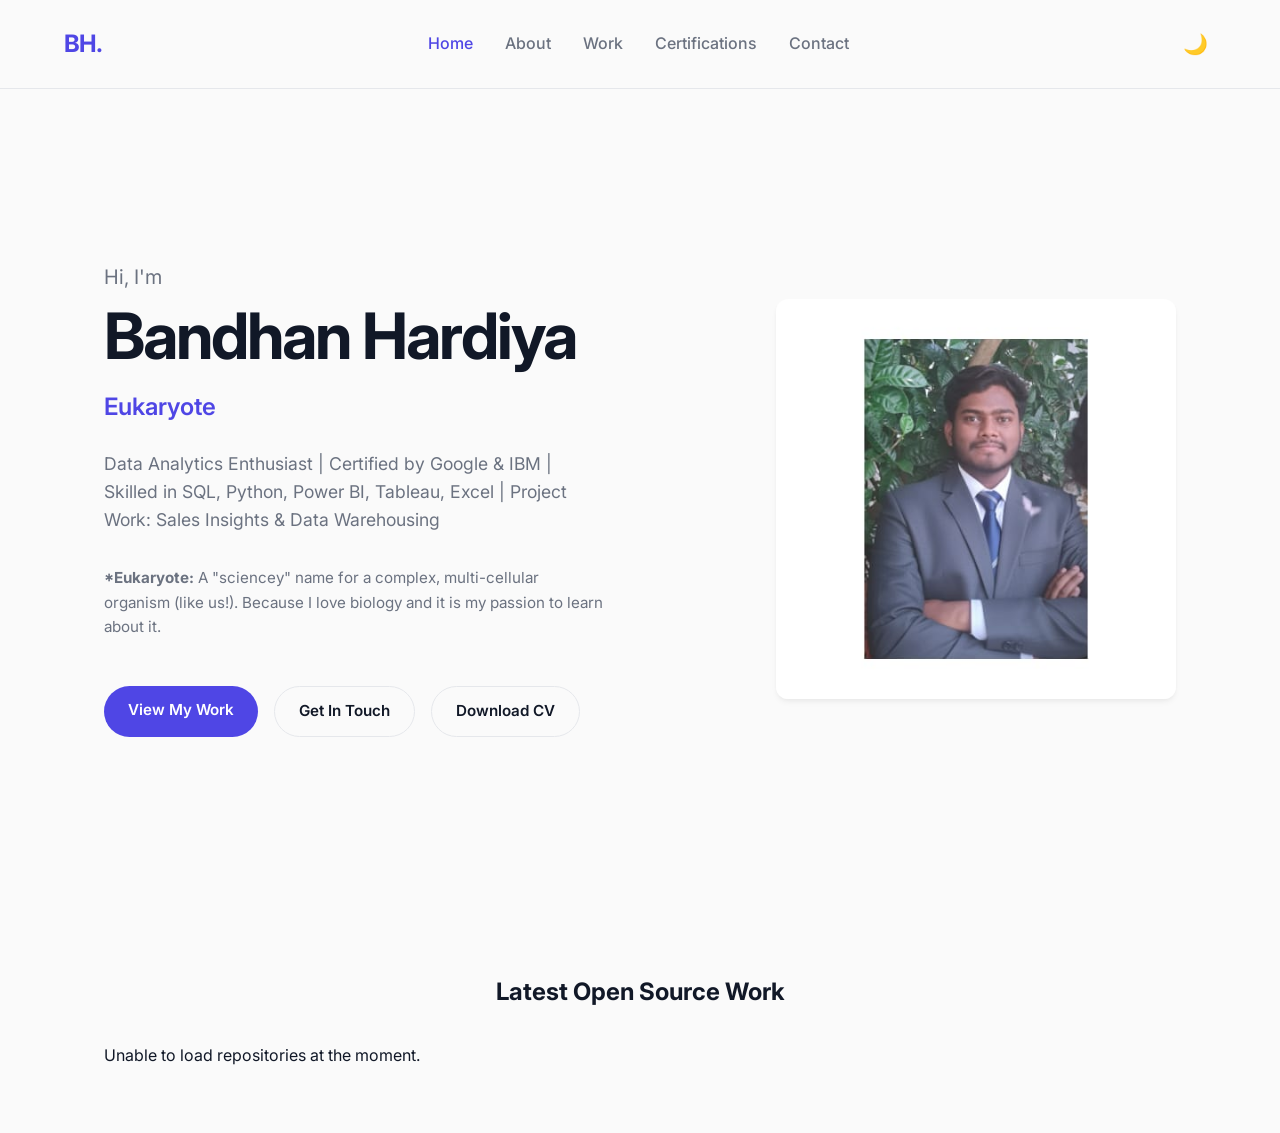
<file: index.html>
<!DOCTYPE html>
<html lang="en">

<head>
    <meta charset="UTF-8">
    <meta name="viewport" content="width=device-width, initial-scale=1.0">
    <title>Bandhan Hardiya - Portfolio</title>
    <meta name="description" content="Portfolio of Bandhan Hardiya, an aspiring Data Analyst and Software Developer.">
    <link rel="stylesheet" href="style.css">
    <link href="https://fonts.googleapis.com/css2?family=Inter:wght@300;400;600;700&display=swap" rel="stylesheet">
</head>

<body>
    <nav class="navbar">
        <div class="logo">BH.</div>
        <ul class="nav-links">
            <li><a href="index.html" class="active">Home</a></li>
            <li><a href="about.html">About</a></li>
            <li><a href="work.html">Work</a></li>
            <li><a href="certifications.html">Certifications</a></li>
            <li><a href="contact.html">Contact</a></li>
        </ul>
        <div class="nav-right">
            <button class="theme-toggle" id="theme-toggle" aria-label="Toggle dark mode">🌙</button>
            <div class="burger" id="burger">
                <div class="line1"></div>
                <div class="line2"></div>
                <div class="line3"></div>
            </div>
        </div>
    </nav>
    <main class="hero-section">
        <div class="hero-content">
            <p class="greeting">Hi, I'm</p>
            <h1>Bandhan Hardiya</h1>
            <p class="role"><span id="typed-role">Software Developer</span><span class="typed-cursor"></span></p>
            <p class="bio">Data Analytics Enthusiast | Certified by Google & IBM | Skilled in SQL, Python, Power BI,
                Tableau, Excel | Project Work: Sales Insights & Data Warehousing</p>
            <p class="bio fact-box" id="fact-container">
                <strong>*Eukaryote:</strong> A "sciencey" name for a complex, multi-cellular organism (like us!). Because I love biology and it is my passion to learn about it.
            </p>
            <div class="cta-buttons">
                <a href="work.html" class="btn primary-btn">View My Work</a>
                <a href="contact.html" class="btn secondary-btn">Get In Touch</a>
                <a href="assets/resume.pdf" class="btn secondary-btn" download>Download CV</a>
            </div>
        </div>
        <div class="hero-image">
            <img src="assets/profile1.jpeg" alt="Bandhan Hardiya Avatar">
        </div>
    </main>

    <!-- GitHub Section -->
    <section class="github-section fade-in">
        <h2>Latest Open Source Work</h2>
        <div class="repo-grid" id="github-repos">
            <!-- Repos will be injected here by script.js -->
        </div>
    </section>
    <script src="script.js"></script>
</body>

</html>
</file>
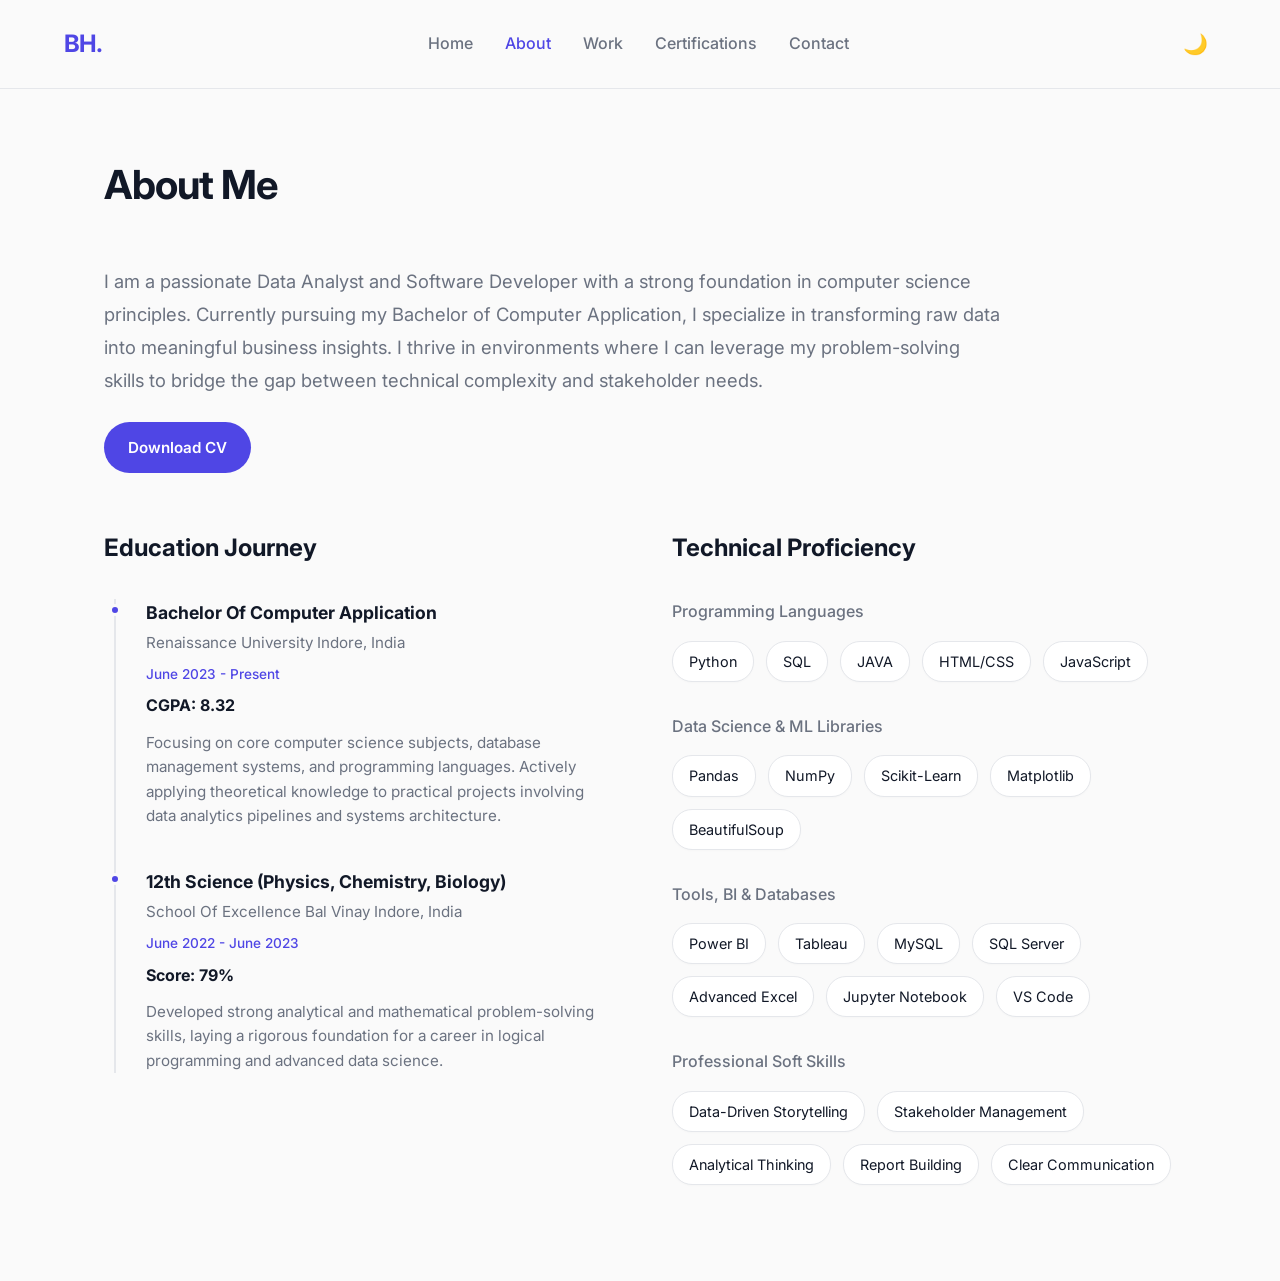
<file: about.html>
<!DOCTYPE html>
<html lang="en">

<head>
    <meta charset="UTF-8">
    <meta name="viewport" content="width=device-width, initial-scale=1.0">
    <title>About - Bandhan Hardiya</title>
    <meta name="description" content="About Bandhan Hardiya, education and skills.">
    <link rel="stylesheet" href="style.css">
    <link href="https://fonts.googleapis.com/css2?family=Inter:wght@300;400;600;700&display=swap" rel="stylesheet">
</head>

<body>
    <nav class="navbar">
        <div class="logo">BH.</div>
        <ul class="nav-links">
            <li><a href="index.html">Home</a></li>
            <li><a href="about.html" class="active">About</a></li>
            <li><a href="work.html">Work</a></li>
            <li><a href="certifications.html">Certifications</a></li>
            <li><a href="contact.html">Contact</a></li>
        </ul>
        <div class="nav-right">
            <button class="theme-toggle" id="theme-toggle" aria-label="Toggle dark mode">🌙</button>
            <div class="burger" id="burger">
                <div class="line1"></div>
                <div class="line2"></div>
                <div class="line3"></div>
            </div>
        </div>
    </nav>
    <main class="page-container fade-in">
        <h1 class="page-title">About Me</h1>
        <div class="about-intro">
            <p>I am a passionate Data Analyst and Software Developer with a strong foundation in computer science
                principles. Currently pursuing my Bachelor of Computer Application, I specialize in transforming raw
                data into meaningful business insights. I thrive in environments where I can leverage my problem-solving
                skills to bridge the gap between technical complexity and stakeholder needs.</p>
            <a href="assets/resume.pdf" class="btn primary-btn" download style="margin-top: 1.5rem;">Download CV</a>
        </div>

        <div class="about-grid">
            <section class="education-section">
                <h2>Education Journey</h2>
                <div class="timeline">
                    <div class="timeline-item">
                        <div class="timeline-dot"></div>
                        <div class="timeline-content">
                            <h3>Bachelor Of Computer Application</h3>
                            <h4>Renaissance University Indore, India</h4>
                            <p class="date">June 2023 - Present</p>
                            <p><strong>CGPA: 8.32</strong></p>
                            <p class="edu-desc">Focusing on core computer science subjects, database management systems,
                                and programming languages. Actively applying theoretical knowledge to practical projects
                                involving data analytics pipelines and systems architecture.</p>
                        </div>
                    </div>
                    <div class="timeline-item">
                        <div class="timeline-dot"></div>
                        <div class="timeline-content">
                            <h3>12th Science (Physics, Chemistry, Biology)</h3>
                            <h4>School Of Excellence Bal Vinay Indore, India</h4>
                            <p class="date">June 2022 - June 2023</p>
                            <p><strong>Score: 79%</strong></p>
                            <p class="edu-desc">Developed strong analytical and mathematical problem-solving skills,
                                laying a rigorous foundation for a career in logical programming and advanced data
                                science.</p>
                        </div>
                    </div>
                </div>
            </section>

            <section class="skills-section">
                <h2>Technical Proficiency</h2>
                <div class="skills-group">
                    <h3>Programming Languages</h3>
                    <div class="skills-tags">
                        <span>Python</span><span>SQL</span><span>JAVA</span><span>HTML/CSS</span><span>JavaScript</span>
                    </div>
                </div>
                <div class="skills-group">
                    <h3>Data Science & ML Libraries</h3>
                    <div class="skills-tags">
                        <span>Pandas</span><span>NumPy</span><span>Scikit-Learn</span><span>Matplotlib</span><span>BeautifulSoup</span>
                    </div>
                </div>
                <div class="skills-group">
                    <h3>Tools, BI & Databases</h3>
                    <div class="skills-tags">
                        <span>Power BI</span><span>Tableau</span><span>MySQL</span><span>SQL Server</span><span>Advanced
                            Excel</span>
                        <span>Jupyter Notebook</span><span>VS Code</span>
                    </div>
                </div>
                <div class="skills-group">
                    <h3>Professional Soft Skills</h3>
                    <div class="skills-tags">
                        <span>Data-Driven Storytelling</span><span>Stakeholder Management</span>
                        <span>Analytical Thinking</span><span>Report Building</span><span>Clear Communication</span>
                    </div>
                </div>
            </section>
        </div>
    </main>
    <script src="script.js"></script>
</body>

</html>
</file>
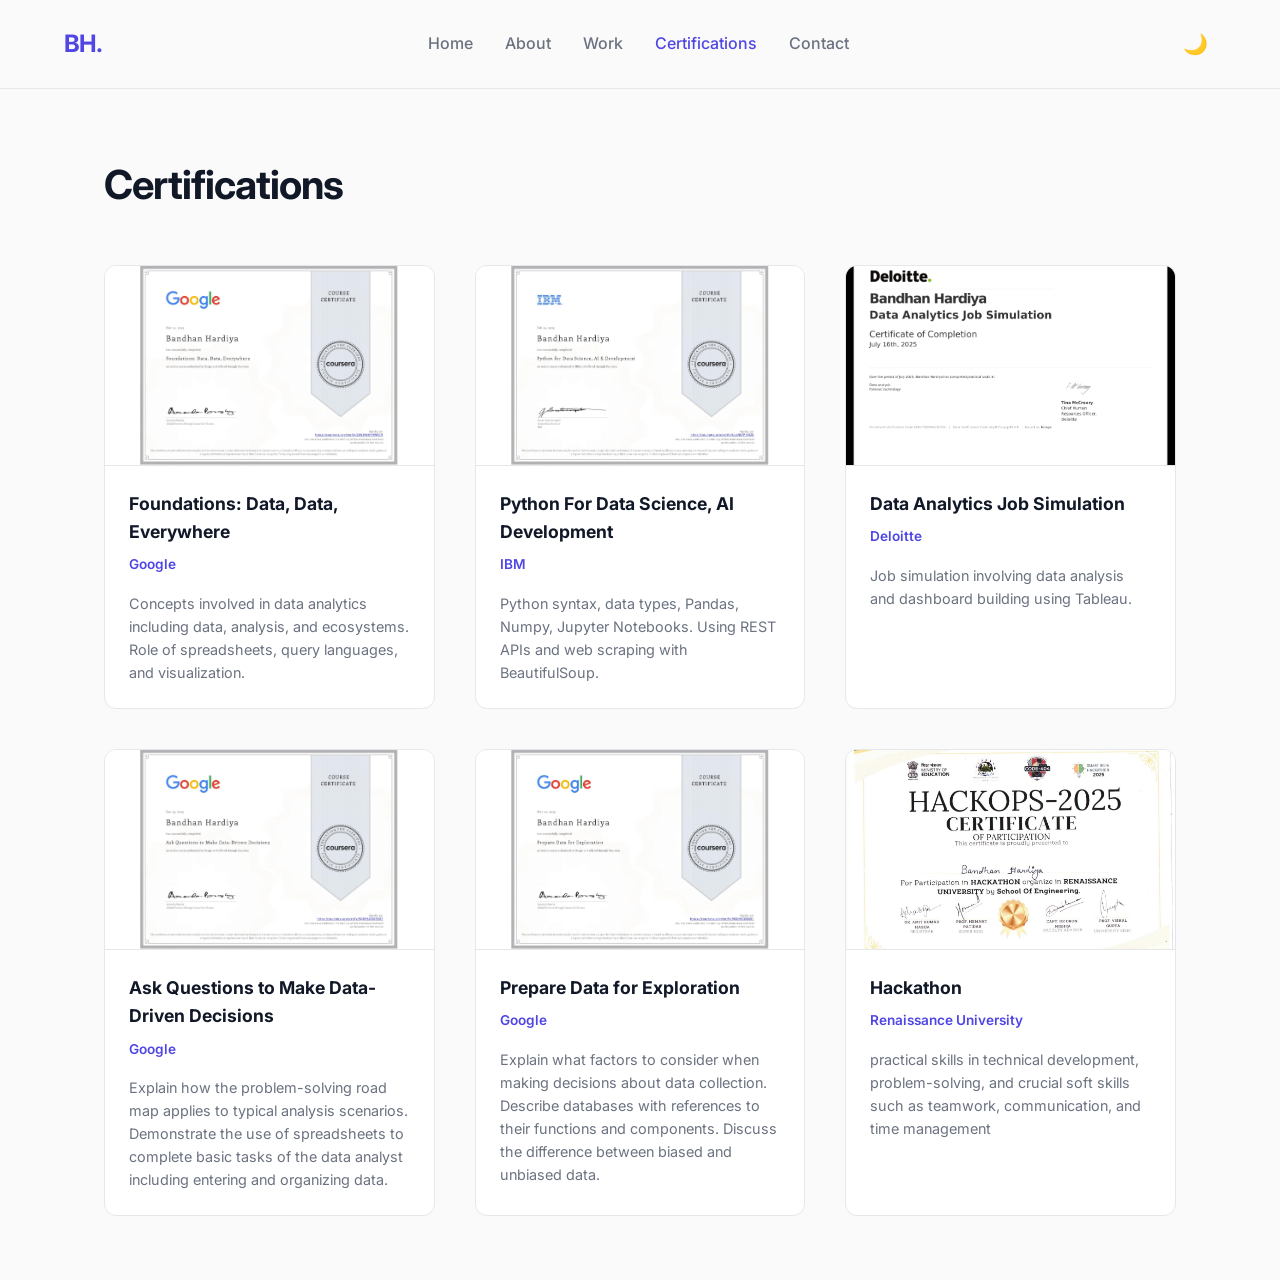
<file: certifications.html>
<!DOCTYPE html>
<html lang="en">

<head>
    <meta charset="UTF-8">
    <meta name="viewport" content="width=device-width, initial-scale=1.0">
    <title>Certifications - Bandhan Hardiya</title>
    <meta name="description" content="Certifications earned by Bandhan Hardiya.">
    <link rel="stylesheet" href="style.css">
    <link href="https://fonts.googleapis.com/css2?family=Inter:wght@300;400;500;600;700&display=swap" rel="stylesheet">
</head>

<body>
    <nav class="navbar">
        <div class="logo">BH.</div>
        <ul class="nav-links">
            <li><a href="index.html">Home</a></li>
            <li><a href="about.html">About</a></li>
            <li><a href="work.html">Work</a></li>
            <li><a href="certifications.html" class="active">Certifications</a></li>
            <li><a href="contact.html">Contact</a></li>
        </ul>
        <div class="nav-right">
            <button class="theme-toggle" id="theme-toggle" aria-label="Toggle dark mode">🌙</button>
            <div class="burger" id="burger">
                <div class="line1"></div>
                <div class="line2"></div>
                <div class="line3"></div>
            </div>
        </div>
    </nav>
    <main class="page-container fade-in">
        <h1 class="page-title">Certifications</h1>

        <div class="certs-grid">
            <a href="https://coursera.org/verify/ZWLHWMFHWECH" target="_blank" class="cert-card">
                <div class="cert-img-placeholder" style="padding: 0; background: none;">
                    <img src="assets/CERTIFICATE_Foundation_data_data_everywhere.jpeg"
                        alt="Google Data Analytics Certificate" style="width: 100%; height: 100%; object-fit: cover;">
                </div>
                <div class="cert-info">
                    <h3>Foundations: Data, Data, Everywhere</h3>
                    <p class="issuer">Google</p>
                    <p class="cert-desc">Concepts involved in data analytics including data, analysis, and ecosystems.
                        Role of spreadsheets, query languages, and visualization.</p>
                </div>
            </a>

            <a href="https://www.coursera.org/account/accomplishments/verify/UL4N67P1QJZ6" target="_blank"
                class="cert-card">
                <div class="cert-img-placeholder" style="padding: 0; background: none;">
                    <img src="assets/CERTIFICATE_Python_for_data_science_AI_&_Development.jpeg"
                        alt="IBM Python For Data Science Certificate"
                        style="width: 100%; height: 100%; object-fit: cover;">
                </div>
                <div class="cert-info">
                    <h3>Python For Data Science, AI Development</h3>
                    <p class="issuer">IBM</p>
                    <p class="cert-desc">Python syntax, data types, Pandas, Numpy, Jupyter Notebooks. Using REST APIs
                        and web scraping with BeautifulSoup.</p>
                </div>
            </a>

            <a href="https://forage-uploads-prod.s3.amazonaws.com/completion-certificates/9PBTqmSxAf6zZTseP/io9DzWKe3PTsiS6GG_9PBTqmSxAf6zZTseP_aSgRtfrsoyqaFSt2K_1752639749196_completion_certificate.pdf"
                target="_blank" class="cert-card">
                <div class="cert-img-placeholder" style="padding: 0; background: none;">
                    <img src="assets/CERTIFICATE_Data_analytic_job_simulation.jpg"
                        alt="Deloitte Data Analytics Certificate" style="width: 100%; height: 100%; object-fit: cover;">
                </div>
                <div class="cert-info">
                    <h3>Data Analytics Job Simulation</h3>
                    <p class="issuer">Deloitte</p>
                    <p class="cert-desc">Job simulation involving data analysis and dashboard building using Tableau.
                    </p>
                </div>
            </a>

            <a href="https://www.coursera.org/account/accomplishments/verify/5QDPAQBQ9XD7?utm_source=link&utm_medium=certificate&utm_content=cert_image&utm_campaign=sharing_cta&utm_product=course"
                target="_blank" class="cert-card">
                <div class="cert-img-placeholder" style="padding: 0; background: none;">
                    <img src="assets/CERTIFICATE_Ask_questions_to_make_data_driven_decision.jpeg"
                        alt="Ask Questions to Make Data-Driven Decisions"
                        style="width: 100%; height: 100%; object-fit: cover;">
                </div>
                <div class="cert-info">
                    <h3>Ask Questions to Make Data-Driven Decisions</h3>
                    <p class="issuer">Google</p>
                    <p class="cert-desc">Explain how the problem-solving road map applies to typical analysis scenarios.
                        Demonstrate the use of spreadsheets to complete basic tasks of the data analyst including
                        entering and organizing data.
                    </p>
                </div>
            </a>

            <a href="https://www.coursera.org/account/accomplishments/verify/RJSNHO3SK661" target="_blank"
                class="cert-card">
                <div class="cert-img-placeholder" style="padding: 0; background: none;">
                    <img src="assets/CERTIFICATE_Prepare_data_for_exploration.jpeg" alt="Prepare Data for Exploration"
                        style="width: 100%; height: 100%; object-fit: cover;">
                </div>
                <div class="cert-info">
                    <h3>Prepare Data for Exploration</h3>
                    <p class="issuer">Google</p>
                    <p class="cert-desc">Explain what factors to consider when making decisions about data collection.
                        Describe databases with references to their functions and components. Discuss the difference
                        between biased and unbiased data.
                    </p>
                </div>
            </a>

            <a href="https://drive.google.com/file/d/1qBx0xSsDcywkGIWffVm3efvAkfwRJe7Y/view?usp=drive_link"
                target="_blank" class="cert-card">
                <div class="cert-img-placeholder" style="padding: 0; background: none;">
                    <img src="assets/CERTIFICATE_Hackops.jfif" alt="Hackops"
                        style="width: 100%; height: 100%; object-fit: cover;">
                </div>
                <div class="cert-info">
                    <h3>Hackathon</h3>
                    <p class="issuer">Renaissance University</p>
                    <p class="cert-desc"> practical skills in technical development, problem-solving, and crucial soft
                        skills such as teamwork, communication, and time management
                    </p>
                </div>
            </a>
        </div>
    </main>
    <script src="script.js"></script>
</body>

</html>
</file>
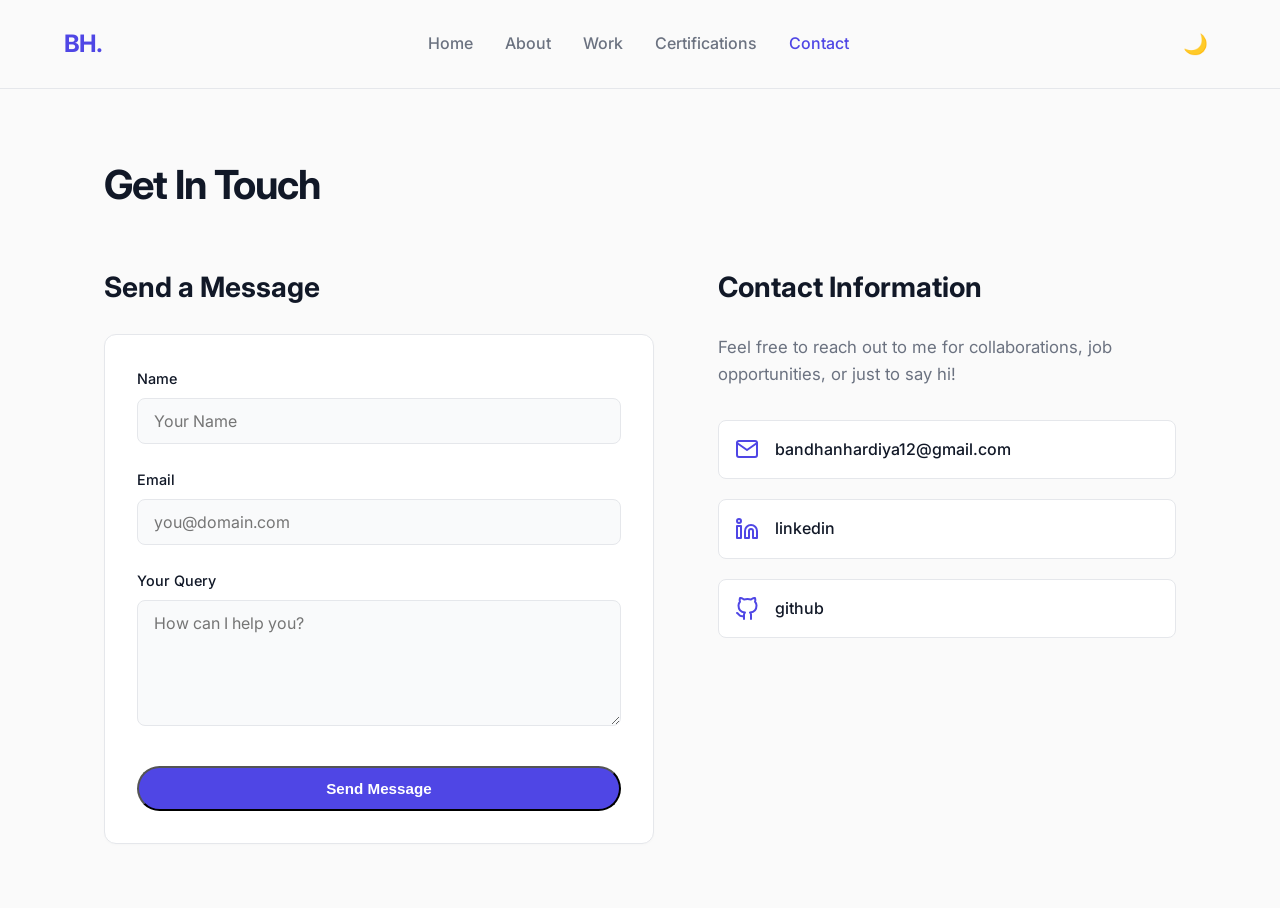
<file: contact.html>
<!DOCTYPE html>
<html lang="en">

<head>
    <meta charset="UTF-8">
    <meta name="viewport" content="width=device-width, initial-scale=1.0">
    <title>Contact - Bandhan Hardiya</title>
    <meta name="description" content="Contact Bandhan Hardiya.">
    <link rel="stylesheet" href="style.css">
    <link href="https://fonts.googleapis.com/css2?family=Inter:wght@300;400;500;600;700&display=swap" rel="stylesheet">
</head>

<body>
    <nav class="navbar">
        <div class="logo">BH.</div>
        <ul class="nav-links">
            <li><a href="index.html">Home</a></li>
            <li><a href="about.html">About</a></li>
            <li><a href="work.html">Work</a></li>
            <li><a href="certifications.html">Certifications</a></li>
            <li><a href="contact.html" class="active">Contact</a></li>
        </ul>
        <div class="nav-right">
            <button class="theme-toggle" id="theme-toggle" aria-label="Toggle dark mode">🌙</button>
            <div class="burger" id="burger">
                <div class="line1"></div>
                <div class="line2"></div>
                <div class="line3"></div>
            </div>
        </div>
    </nav>
    <main class="page-container fade-in">
        <h1 class="page-title">Get In Touch</h1>

        <div class="contact-split">
            <div class="contact-form-container">
                <h2>Send a Message</h2>
                <form action="https://formsubmit.co/bandhanhardiya12@gmail.com" method="POST" class="contact-form">
                    <input type="hidden" name="_subject" value="New submission from Portfolio Website">
                    <input type="hidden" name="_captcha" value="false">
                    <div class="form-group">
                        <label for="name">Name</label>
                        <input type="text" id="name" name="name" placeholder="Your Name" required>
                    </div>
                    <div class="form-group">
                        <label for="email">Email</label>
                        <input type="email" id="email" name="email" placeholder="you@domain.com" required>
                    </div>
                    <div class="form-group">
                        <label for="message">Your Query</label>
                        <textarea id="message" name="message" rows="5" placeholder="How can I help you?"
                            required></textarea>
                    </div>
                    <button type="submit" class="btn primary-btn submit-btn">Send Message</button>
                </form>
            </div>

            <div class="contact-info-container">
                <h2>Contact Information</h2>
                <p class="contact-desc">Feel free to reach out to me for collaborations, job opportunities, or just to
                    say hi!</p>
                <div class="contact-links">
                    <a href="mailto:bandhanhardiya12@gmail.com" class="icon-link">
                        <svg viewBox="0 0 24 24" width="24" height="24" stroke="currentColor" stroke-width="2"
                            fill="none" stroke-linecap="round" stroke-linejoin="round">
                            <path d="M4 4h16c1.1 0 2 .9 2 2v12c0 1.1-.9 2-2 2H4c-1.1 0-2-.9-2-2V6c0-1.1.9-2 2-2z">
                            </path>
                            <polyline points="22,6 12,13 2,6"></polyline>
                        </svg>
                        <span>bandhanhardiya12@gmail.com</span>
                    </a>
                    <a href="https://www.linkedin.com/in/bandhan-hardiya-681686295/" target="_blank" class="icon-link">
                        <svg viewBox="0 0 24 24" width="24" height="24" stroke="currentColor" stroke-width="2"
                            fill="none" stroke-linecap="round" stroke-linejoin="round">
                            <path d="M16 8a6 6 0 0 1 6 6v7h-4v-7a2 2 0 0 0-2-2 2 2 0 0 0-2 2v7h-4v-7a6 6 0 0 1 6-6z">
                            </path>
                            <rect x="2" y="9" width="4" height="12"></rect>
                            <circle cx="4" cy="4" r="2"></circle>
                        </svg>
                        <span>linkedin</span>
                    </a>
                    <a href="https://github.com/BandhanHardiya" target="_blank" class="icon-link">
                        <svg viewBox="0 0 24 24" width="24" height="24" stroke="currentColor" stroke-width="2"
                            fill="none" stroke-linecap="round" stroke-linejoin="round">
                            <path
                                d="M9 19c-5 1.5-5-2.5-7-3m14 6v-3.87a3.37 3.37 0 0 0-.94-2.61c3.14-.35 6.44-1.54 6.44-7A5.44 5.44 0 0 0 20 4.77 5.07 5.07 0 0 0 19.91 1S18.73.65 16 2.48a13.38 13.38 0 0 0-7 0C6.27.65 5.09 1 5.09 1A5.07 5.07 0 0 0 5 4.77a5.44 5.44 0 0 0-1.5 3.78c0 5.42 3.3 6.61 6.44 7A3.37 3.37 0 0 0 9 18.13V22">
                            </path>
                        </svg>
                        <span>github</span>
                    </a>
                </div>
            </div>
        </div>
    </main>
    <script src="script.js"></script>
</body>

</html>
</file>
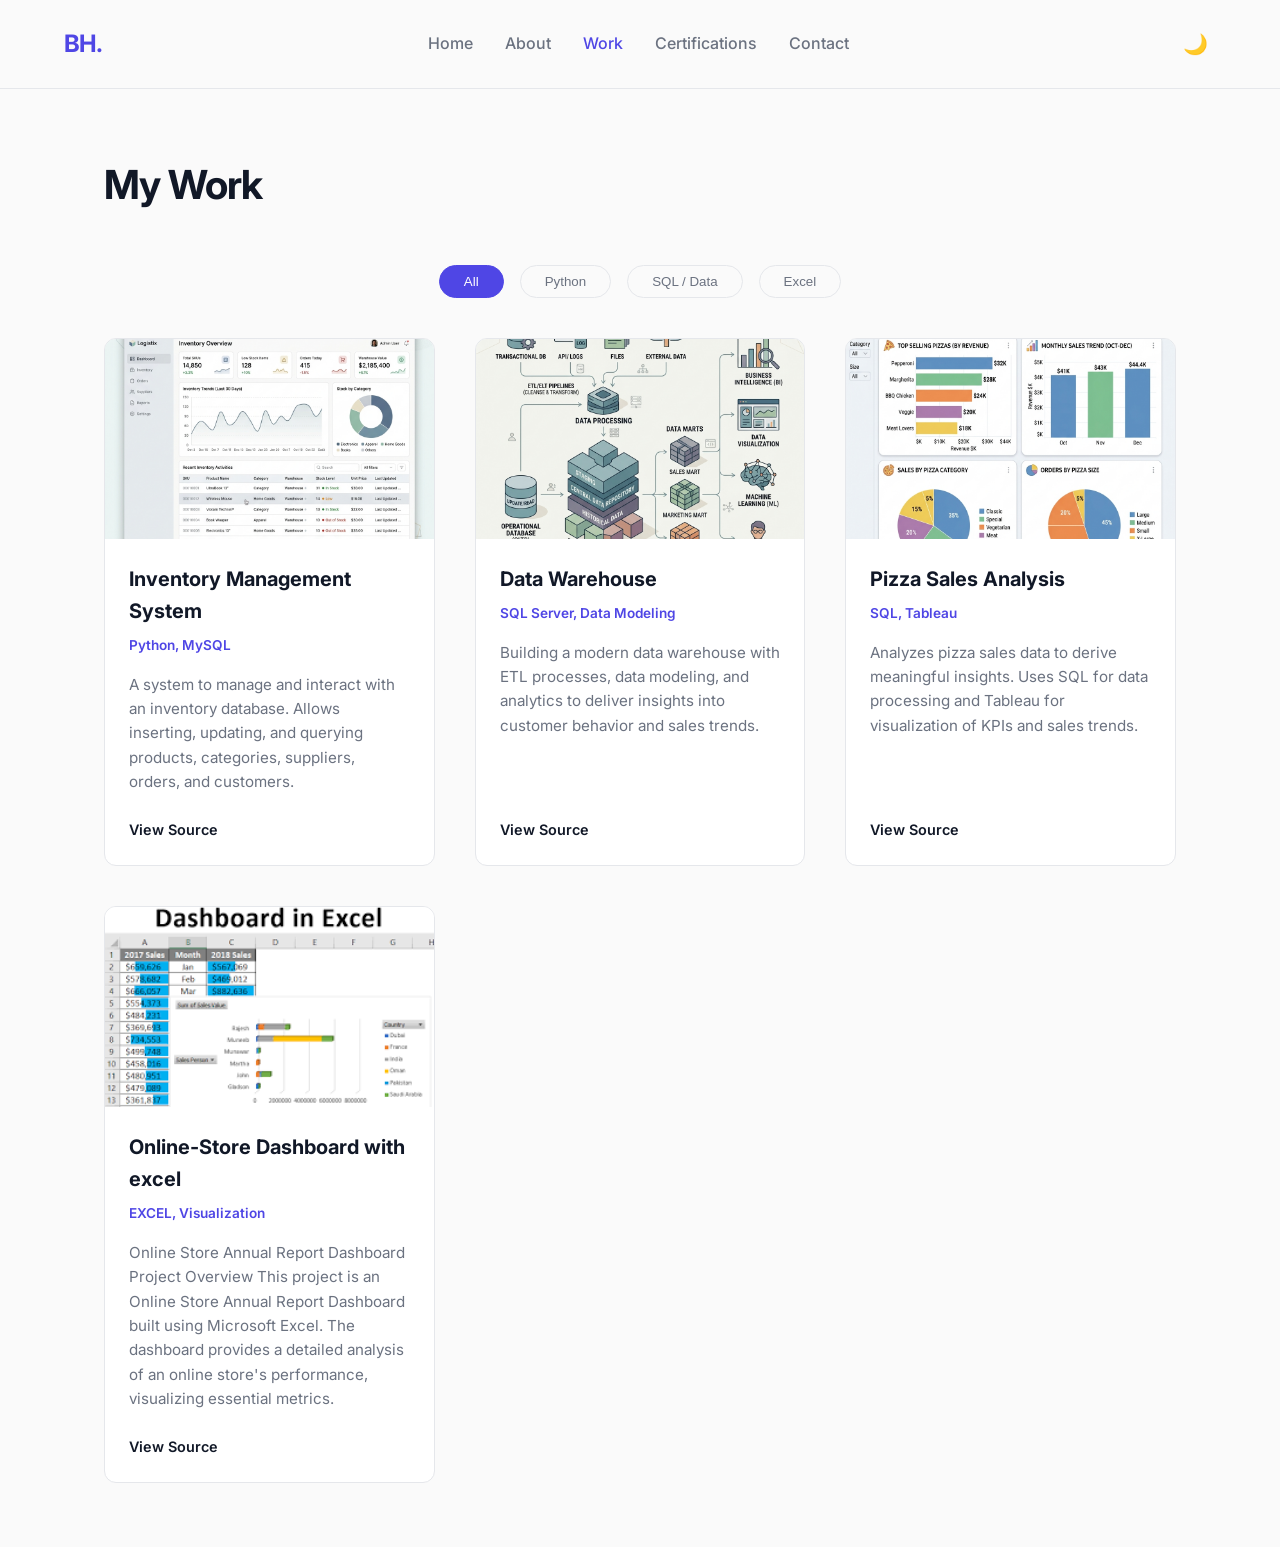
<file: work.html>
<!DOCTYPE html>
<html lang="en">

<head>
    <meta charset="UTF-8">
    <meta name="viewport" content="width=device-width, initial-scale=1.0">
    <title>Work - Bandhan Hardiya</title>
    <meta name="description" content="Projects developed by Bandhan Hardiya.">
    <link rel="stylesheet" href="style.css">
    <link href="https://fonts.googleapis.com/css2?family=Inter:wght@300;400;600;700&display=swap" rel="stylesheet">
</head>

<body>
    <nav class="navbar">
        <div class="logo">BH.</div>
        <ul class="nav-links">
            <li><a href="index.html">Home</a></li>
            <li><a href="about.html">About</a></li>
            <li><a href="work.html" class="active">Work</a></li>
            <li><a href="certifications.html">Certifications</a></li>
            <li><a href="contact.html">Contact</a></li>
        </ul>
        <div class="nav-right">
            <button class="theme-toggle" id="theme-toggle" aria-label="Toggle dark mode">🌙</button>
            <div class="burger" id="burger">
                <div class="line1"></div>
                <div class="line2"></div>
                <div class="line3"></div>
            </div>
        </div>
    </nav>
    <main class="page-container fade-in">
        <h1 class="page-title">My Work</h1>

        <div class="filter-container">
            <button class="filter-btn active" data-filter="all">All</button>
            <button class="filter-btn" data-filter="python">Python</button>
            <button class="filter-btn" data-filter="sql">SQL / Data</button>
            <button class="filter-btn" data-filter="excel">Excel</button>
        </div>

        <div class="projects-grid">
            <article class="project-card" data-category="python">
                <div class="project-img"><img src="assets/inventory.png" alt="Inventory Project"></div>
                <div class="project-info">
                    <h3>Inventory Management System</h3>
                    <p class="tech-stack">Python, MySQL</p>
                    <p>A system to manage and interact with an inventory database. Allows inserting, updating, and
                        querying products, categories, suppliers, orders, and customers.</p>
                    <a href="https://github.com/BandhanHardiya/Inventory_management_sys" class="project-link">View
                        Source</a>
                </div>
            </article>

            <article class="project-card" data-category="sql">
                <div class="project-img"><img src="assets/data_warehouse.png" alt="Data Warehouse Project"></div>
                <div class="project-info">
                    <h3>Data Warehouse</h3>
                    <p class="tech-stack">SQL Server, Data Modeling</p>
                    <p>Building a modern data warehouse with ETL processes, data modeling, and analytics to deliver
                        insights into customer behavior and sales trends.</p>
                    <a href="https://github.com/BandhanHardiya/sql-data-warehouse-project" class="project-link">View
                        Source</a>
                </div>
            </article>

            <article class="project-card" data-category="sql">
                <div class="project-img"><img src="assets/pizza_sales.png" alt="Pizza Sales Analysis"></div>
                <div class="project-info">
                    <h3>Pizza Sales Analysis</h3>
                    <p class="tech-stack">SQL, Tableau</p>
                    <p>Analyzes pizza sales data to derive meaningful insights. Uses SQL for data processing and Tableau
                        for visualization of KPIs and sales trends.</p>
                    <a href="https://github.com/BandhanHardiya/Pizza_sale_analysis" class="project-link">View Source</a>
                </div>
            </article>

            <article class="project-card" data-category="excel">
                <div class="project-img"><img src="assets/excel_dashboard.png" alt="Online-Store Dashboard with excel">
                </div>
                <div class="project-info">
                    <h3>Online-Store Dashboard with excel</h3>
                    <p class="tech-stack">EXCEL, Visualization</p>
                    <p>Online Store Annual Report Dashboard Project Overview This project is an Online Store Annual
                        Report Dashboard built using Microsoft Excel.
                        The dashboard provides a detailed analysis of an online store's performance, visualizing
                        essential metrics.</p>
                    <a href="https://github.com/BandhanHardiya/Online-Store-Dashboard-with-excel"
                        class="project-link">View Source</a>
                </div>
            </article>

        </div>
    </main>
    <script src="script.js"></script>
</body>

</html>
</file>
<file: style.css>
:root {
    --bg-color: #fafafa;
    --text-main: #111827;
    --text-muted: #6b7280;
    --accent: #4f46e5;
    --accent-hover: #4338ca;
    --card-bg: #ffffff;
    --border: #e5e7eb;
    --radius: 12px;
    --shadow: 0 4px 6px -1px rgba(0, 0, 0, 0.05), 0 2px 4px -1px rgba(0, 0, 0, 0.03);
    --transition: all 0.3s ease;
    --nav-bg: rgba(250, 250, 250, 0.9);
}

body.dark-mode {
    --bg-color: #111827;
    --text-main: #f9fafb;
    --text-muted: #9ca3af;
    --accent: #818cf8;
    --accent-hover: #a5b4fc;
    --card-bg: #1f2937;
    --border: #374151;
    --shadow: 0 4px 6px -1px rgba(0, 0, 0, 0.5), 0 2px 4px -1px rgba(0, 0, 0, 0.3);
    --nav-bg: rgba(17, 24, 39, 0.9);
}

* {
    margin: 0;
    padding: 0;
    box-sizing: border-box;
}

body {
    font-family: 'Inter', sans-serif;
    background-color: var(--bg-color);
    color: var(--text-main);
    line-height: 1.6;
    overflow-x: hidden;
}

a {
    text-decoration: none;
    color: inherit;
    transition: var(--transition);
}

ul {
    list-style: none;
}

/* Navbar */
.navbar {
    display: flex;
    justify-content: space-between;
    align-items: center;
    padding: 1.5rem 5%;
    background-color: var(--nav-bg);
    position: sticky;
    top: 0;
    z-index: 100;
    backdrop-filter: blur(10px);
    border-bottom: 1px solid var(--border);
}

.logo {
    font-size: 1.5rem;
    font-weight: 700;
    color: var(--accent);
    letter-spacing: -1px;
    transition: transform 0.3s ease;
    display: inline-block;
}

.logo:hover {
    transform: scale(1.1) rotate(-3deg);
}

.nav-links {
    display: flex;
    gap: 2rem;
}

.nav-links a {
    font-weight: 500;
    color: var(--text-muted);
}

.nav-links a:hover, .nav-links a.active {
    color: var(--accent);
}

.burger {
    display: none;
    cursor: pointer;
}

.burger div {
    width: 25px;
    height: 2px;
    background-color: var(--text-main);
    margin: 5px;
    transition: var(--transition);
}

/* Buttons */
.btn {
    display: inline-block;
    padding: 0.75rem 1.5rem;
    border-radius: 50px;
    font-weight: 600;
    font-size: 0.95rem;
    cursor: pointer;
    transition: var(--transition);
}

.primary-btn {
    background-color: var(--accent);
    color: white;
}

.primary-btn:hover {
    background-color: var(--accent-hover);
    transform: translateY(-2px);
    box-shadow: 0 10px 15px -3px rgba(79, 70, 229, 0.4), 0 4px 6px -2px rgba(79, 70, 229, 0.2);
}

.secondary-btn {
    background-color: transparent;
    border: 1px solid var(--border);
    color: var(--text-main);
}

.secondary-btn:hover {
    border-color: var(--text-main);
    background-color: var(--card-bg);
}

/* Base Layout Container */
.page-container {
    max-width: 1200px;
    margin: 0 auto;
    padding: 4rem 5%;
}

.page-title {
    font-size: 2.5rem;
    font-weight: 700;
    margin-bottom: 3rem;
    letter-spacing: -1px;
}

/* Animations */
.fade-in {
    opacity: 0;
    transform: translateY(20px);
    transition: opacity 0.8s ease, transform 0.8s ease;
}
.fade-in.appear {
    opacity: 1;
    transform: translateY(0);
}

@keyframes float {
    0% { transform: translateY(0px); }
    50% { transform: translateY(-15px); }
    100% { transform: translateY(0px); }
}

@keyframes slideUpFade {
    0% { opacity: 0; transform: translateY(30px); }
    100% { opacity: 1; transform: translateY(0); }
}

/* Hero Section */
.hero-section {
    display: flex;
    align-items: center;
    justify-content: space-between;
    min-height: calc(100vh - 80px);
    padding: 0 5%;
    max-width: 1200px;
    margin: 0 auto;
}

.hero-content {
    flex: 1;
    padding-right: 2rem;
}

.greeting {
    font-size: 1.25rem;
    color: var(--text-muted);
    margin-bottom: 0.5rem;
}

.hero-content h1 {
    font-size: 4rem;
    font-weight: 700;
    line-height: 1.1;
    margin-bottom: 1rem;
    letter-spacing: -2px;
}

.role {
    font-size: 1.5rem;
    color: var(--accent);
    font-weight: 600;
    margin-bottom: 1.5rem;
}

.bio {
    font-size: 1.1rem;
    color: var(--text-muted);
    margin-bottom: 2rem;
    max-width: 500px;
}

.cta-buttons {
    display: flex;
    gap: 1rem;
}

/* Staggered Animations for Hero Content */
.hero-content .greeting,
.hero-content h1,
.hero-content .role,
.hero-content .bio,
.hero-content .cta-buttons {
    opacity: 0;
    animation: slideUpFade 0.8s ease forwards;
}

.hero-content .greeting { animation-delay: 0.1s; }
.hero-content h1 { animation-delay: 0.3s; }
.hero-content .role { animation-delay: 0.5s; }
.hero-content .bio { animation-delay: 0.7s; }
.hero-content .cta-buttons { animation-delay: 0.9s; }

.hero-image {
    flex: 1;
    display: flex;
    justify-content: flex-end;
}

.hero-image img {
    max-width: 400px;
    width: 100%;
    border-radius: var(--radius);
    box-shadow: var(--shadow);
    object-fit: cover;
    animation: float 5s ease-in-out infinite;
}

/* About Intro */
.about-intro {
    font-size: 1.15rem;
    color: var(--text-muted);
    margin-bottom: 3.5rem;
    max-width: 900px;
    line-height: 1.8;
}

.edu-desc {
    margin-top: 0.75rem;
    font-size: 0.95rem;
    color: var(--text-muted);
}

/* About Grid */
.about-grid {
    display: grid;
    grid-template-columns: 1fr;
    gap: 4rem;
}

@media (min-width: 768px) {
    .about-grid {
        grid-template-columns: 1fr 1fr;
    }
}

.education-section h2, .skills-section h2, .contact-info h2, .certifications-section h2 {
    font-size: 1.5rem;
    margin-bottom: 2rem;
    color: var(--text-main);
}

.timeline {
    border-left: 2px solid var(--border);
    margin-left: 10px;
    padding-left: 30px;
}

.timeline-item {
    position: relative;
    margin-bottom: 2.5rem;
}

.timeline-dot {
    position: absolute;
    left: -37px;
    top: 5px;
    width: 12px;
    height: 12px;
    border-radius: 50%;
    background-color: var(--accent);
    border: 3px solid var(--bg-color);
}

.timeline-content h3 {
    font-size: 1.1rem;
    margin-bottom: 0.25rem;
}

.timeline-content h4 {
    font-size: 0.95rem;
    color: var(--text-muted);
    font-weight: 400;
    margin-bottom: 0.5rem;
}

.timeline-content .date {
    font-size: 0.85rem;
    color: var(--accent);
    margin-bottom: 0.5rem;
    font-weight: 500;
}

.skills-group {
    margin-bottom: 2rem;
}

.skills-group h3 {
    font-size: 1rem;
    color: var(--text-muted);
    margin-bottom: 1rem;
    font-weight: 500;
}

.skills-tags {
    display: flex;
    flex-wrap: wrap;
    gap: 0.75rem;
}

.skills-tags span {
    background-color: var(--card-bg);
    padding: 0.5rem 1rem;
    border-radius: 20px;
    font-size: 0.9rem;
    border: 1px solid var(--border);
    box-shadow: 0 1px 2px rgba(0,0,0,0.02);
}

/* Projects Grid */
.projects-grid {
    display: grid;
    grid-template-columns: 1fr;
    gap: 2.5rem;
}

@media (min-width: 768px) {
    .projects-grid {
        grid-template-columns: repeat(2, 1fr);
    }
}
@media (min-width: 1024px) {
    .projects-grid {
        grid-template-columns: repeat(3, 1fr);
    }
}

.project-card {
    background: var(--card-bg);
    border-radius: var(--radius);
    overflow: hidden;
    border: 1px solid var(--border);
    transition: var(--transition);
    display: flex;
    flex-direction: column;
}

.project-card:hover {
    transform: translateY(-5px);
    box-shadow: var(--shadow);
}

.project-img {
    height: 200px;
    width: 100%;
    overflow: hidden;
}

.project-img img {
    width: 100%;
    height: 100%;
    object-fit: cover;
    transition: var(--transition);
}

.project-card:hover .project-img img {
    transform: scale(1.05);
}

.project-info {
    padding: 1.5rem;
    display: flex;
    flex-direction: column;
    flex: 1;
}

.project-info h3 {
    font-size: 1.25rem;
    margin-bottom: 0.5rem;
}

.tech-stack {
    font-size: 0.85rem;
    color: var(--accent);
    font-weight: 600;
    margin-bottom: 1rem;
}

.project-info p:not(.tech-stack) {
    font-size: 0.95rem;
    color: var(--text-muted);
    margin-bottom: 1.5rem;
    flex: 1;
}

.project-link {
    font-size: 0.9rem;
    font-weight: 600;
    color: var(--text-main);
    display: inline-flex;
    align-items: center;
}

.project-link:hover {
    color: var(--accent);
}

/* Certifications Grid */
.certs-grid {
    display: grid;
    grid-template-columns: 1fr;
    gap: 2.5rem;
}

@media (min-width: 768px) {
    .certs-grid {
        grid-template-columns: repeat(2, 1fr);
    }
}
@media (min-width: 1024px) {
    .certs-grid {
        grid-template-columns: repeat(3, 1fr);
    }
}

.cert-card {
    background: var(--card-bg);
    border-radius: var(--radius);
    overflow: hidden;
    border: 1px solid var(--border);
    transition: var(--transition);
    display: flex;
    flex-direction: column;
}

.cert-card:hover {
    transform: translateY(-5px);
    box-shadow: var(--shadow);
}

.cert-img-placeholder {
    height: 200px;
    width: 100%;
    background-color: #f3f4f6;
    display: flex;
    align-items: center;
    justify-content: center;
    border-bottom: 1px solid var(--border);
}

.img-placeholder-content {
    text-align: center;
    color: var(--text-muted);
    padding: 1rem;
}

.img-placeholder-content span {
    display: block;
    font-size: 0.9rem;
    font-weight: 600;
    margin-bottom: 0.5rem;
    text-transform: uppercase;
    letter-spacing: 1px;
}

.img-placeholder-content small {
    font-size: 0.8rem;
    opacity: 0.7;
}

.cert-info {
    padding: 1.5rem;
    flex: 1;
}

.cert-info h3 {
    font-size: 1.1rem;
    margin-bottom: 0.5rem;
}

.cert-info .issuer {
    font-size: 0.85rem;
    color: var(--accent);
    font-weight: 600;
    margin-bottom: 1rem;
}

.cert-info .cert-desc {
    font-size: 0.9rem;
    color: var(--text-muted);
}

/* Contact Split Layout */
.contact-split {
    display: grid;
    grid-template-columns: 1fr;
    gap: 4rem;
}

@media (min-width: 768px) {
    .contact-split {
        grid-template-columns: 1.2fr 1fr;
    }
}

.contact-form-container h2, .contact-info-container h2 {
    font-size: 1.75rem;
    margin-bottom: 1.5rem;
}

.contact-desc {
    color: var(--text-muted);
    margin-bottom: 2rem;
    font-size: 1.05rem;
}

/* Form Styles */
.contact-form {
    background: var(--card-bg);
    padding: 2rem;
    border-radius: var(--radius);
    border: 1px solid var(--border);
    box-shadow: 0 1px 3px rgba(0,0,0,0.02);
}

.form-group {
    margin-bottom: 1.5rem;
}

.form-group label {
    display: block;
    font-size: 0.9rem;
    font-weight: 500;
    margin-bottom: 0.5rem;
    color: var(--text-main);
}

.form-group input, .form-group textarea {
    width: 100%;
    padding: 0.75rem 1rem;
    border: 1px solid var(--border);
    border-radius: 8px;
    font-family: inherit;
    font-size: 1rem;
    color: var(--text-main);
    background-color: #f9fafb;
    transition: var(--transition);
}

.form-group input:focus, .form-group textarea:focus {
    outline: none;
    border-color: var(--accent);
    box-shadow: 0 0 0 3px rgba(79, 70, 229, 0.1);
    background-color: #fff;
}

.submit-btn {
    width: 100%;
    margin-top: 0.5rem;
}

/* Icon Links */
.contact-links {
    display: flex;
    flex-direction: column;
    gap: 1.25rem;
}

.icon-link {
    display: flex;
    align-items: center;
    gap: 1rem;
    padding: 1rem;
    background: var(--card-bg);
    border-radius: 8px;
    border: 1px solid var(--border);
    transition: var(--transition);
}

.icon-link:hover {
    border-color: var(--accent);
    transform: translateX(5px);
    box-shadow: var(--shadow);
}

.icon-link svg {
    color: var(--accent);
}

.icon-link span {
    font-weight: 500;
    font-size: 1rem;
}

/* Responsive */
@media screen and (max-width: 768px) {
    body {
        overflow-x: hidden;
    }
    .nav-links {
        position: absolute;
        right: 0px;
        height: 100vh;
        top: 0;
        background-color: var(--bg-color);
        display: flex;
        flex-direction: column;
        align-items: center;
        width: 100%;
        transform: translateX(100%);
        transition: transform 0.5s ease-in;
        padding-top: 5rem;
        border-left: 1px solid var(--border);
        box-shadow: -5px 0 15px rgba(0,0,0,0.05);
    }
    
    .nav-links li {
        width: 100%;
        text-align: center;
        margin: 1.5rem 0;
    }

    .burger {
        display: block;
        z-index: 101;
    }

    .nav-active {
        transform: translateX(0%);
    }

    .hero-section {
        flex-direction: column-reverse;
        justify-content: center;
        text-align: center;
        padding-top: 2rem;
    }

    .hero-content {
        padding-right: 0;
        margin-top: 2rem;
    }

    .cta-buttons {
        justify-content: center;
    }

    .hero-content h1 {
        font-size: 3rem;
    }
    
    .hero-image img {
        max-width: 300px;
        margin: 0 auto;
    }
}

.toggle .line1 {
    transform: rotate(-45deg) translate(-5px, 5px);
}

.toggle .line2 {
    opacity: 0;
}

.toggle .line3 {
    transform: rotate(45deg) translate(-5px, -5px);
}

/* Fact Box */
.fact-box {
    font-size: 0.95rem;
    min-height: 5.5rem;
    opacity: 0.9;
    transition: opacity 1s ease-in-out;
}
.fact-box.fade-out {
    opacity: 0;
}

/* --- NEW FEATURES CSS --- */

/* Theme Toggle */
.theme-toggle {
    background: none;
    border: none;
    color: var(--text-main);
    cursor: pointer;
    font-size: 1.25rem;
    display: flex;
    align-items: center;
    justify-content: center;
    transition: var(--transition);
    padding: 0.5rem;
    border-radius: 50%;
}
.theme-toggle:hover {
    background-color: var(--card-bg);
}
.nav-right {
    display: flex;
    align-items: center;
    gap: 1.5rem;
}

/* Scroll to Top Button */
#scrollTopBtn {
    position: fixed;
    bottom: 30px;
    right: 30px;
    width: 45px;
    height: 45px;
    background-color: var(--accent);
    color: white;
    border: none;
    border-radius: 50%;
    font-size: 1.25rem;
    cursor: pointer;
    opacity: 0;
    visibility: hidden;
    transform: translateY(20px);
    transition: var(--transition);
    z-index: 99;
    box-shadow: var(--shadow);
    display: flex;
    align-items: center;
    justify-content: center;
}
#scrollTopBtn.show {
    opacity: 1;
    visibility: visible;
    transform: translateY(0);
}
#scrollTopBtn:hover {
    background-color: var(--accent-hover);
    transform: translateY(-3px);
}

/* Project Filter Buttons */
.filter-container {
    display: flex;
    justify-content: center;
    gap: 1rem;
    margin-bottom: 2.5rem;
    flex-wrap: wrap;
}
.filter-btn {
    background-color: transparent;
    border: 1px solid var(--border);
    color: var(--text-muted);
    padding: 0.5rem 1.5rem;
    border-radius: 50px;
    cursor: pointer;
    font-weight: 500;
    transition: var(--transition);
}
.filter-btn:hover, .filter-btn.active {
    background-color: var(--accent);
    color: white;
    border-color: var(--accent);
}
.project-card {
    transition: all 0.4s ease;
}
.project-card.hide {
    display: none;
}

/* Typing Effect Cursor */
.typed-cursor {
    display: inline-block;
    width: 2px;
    background-color: var(--accent);
    margin-left: 2px;
    animation: blink 1s infinite;
}
@keyframes blink {
    0%, 100% { opacity: 1; }
    50% { opacity: 0; }
}

/* GitHub Repos */
.github-section {
    padding: 4rem 5%;
    max-width: 1200px;
    margin: 0 auto;
}
.github-section h2 {
    font-size: 1.5rem;
    margin-bottom: 2rem;
    text-align: center;
}
.repo-grid {
    display: grid;
    grid-template-columns: 1fr;
    gap: 1.5rem;
}
@media (min-width: 768px) {
    .repo-grid {
        grid-template-columns: repeat(3, 1fr);
    }
}
.repo-card {
    background: var(--card-bg);
    border: 1px solid var(--border);
    border-radius: var(--radius);
    padding: 1.5rem;
    display: flex;
    flex-direction: column;
    transition: var(--transition);
}
.repo-card:hover {
    transform: translateY(-5px);
    box-shadow: var(--shadow);
}
.repo-name {
    font-size: 1.1rem;
    font-weight: 600;
    margin-bottom: 0.5rem;
    color: var(--text-main);
    display: flex;
    align-items: center;
    gap: 0.5rem;
}
.repo-desc {
    font-size: 0.9rem;
    color: var(--text-muted);
    flex: 1;
    margin-bottom: 1rem;
}
.repo-meta {
    display: flex;
    gap: 1rem;
    font-size: 0.8rem;
    color: var(--text-muted);
}
.repo-meta span {
    display: flex;
    align-items: center;
    gap: 0.25rem;
}
</file>
